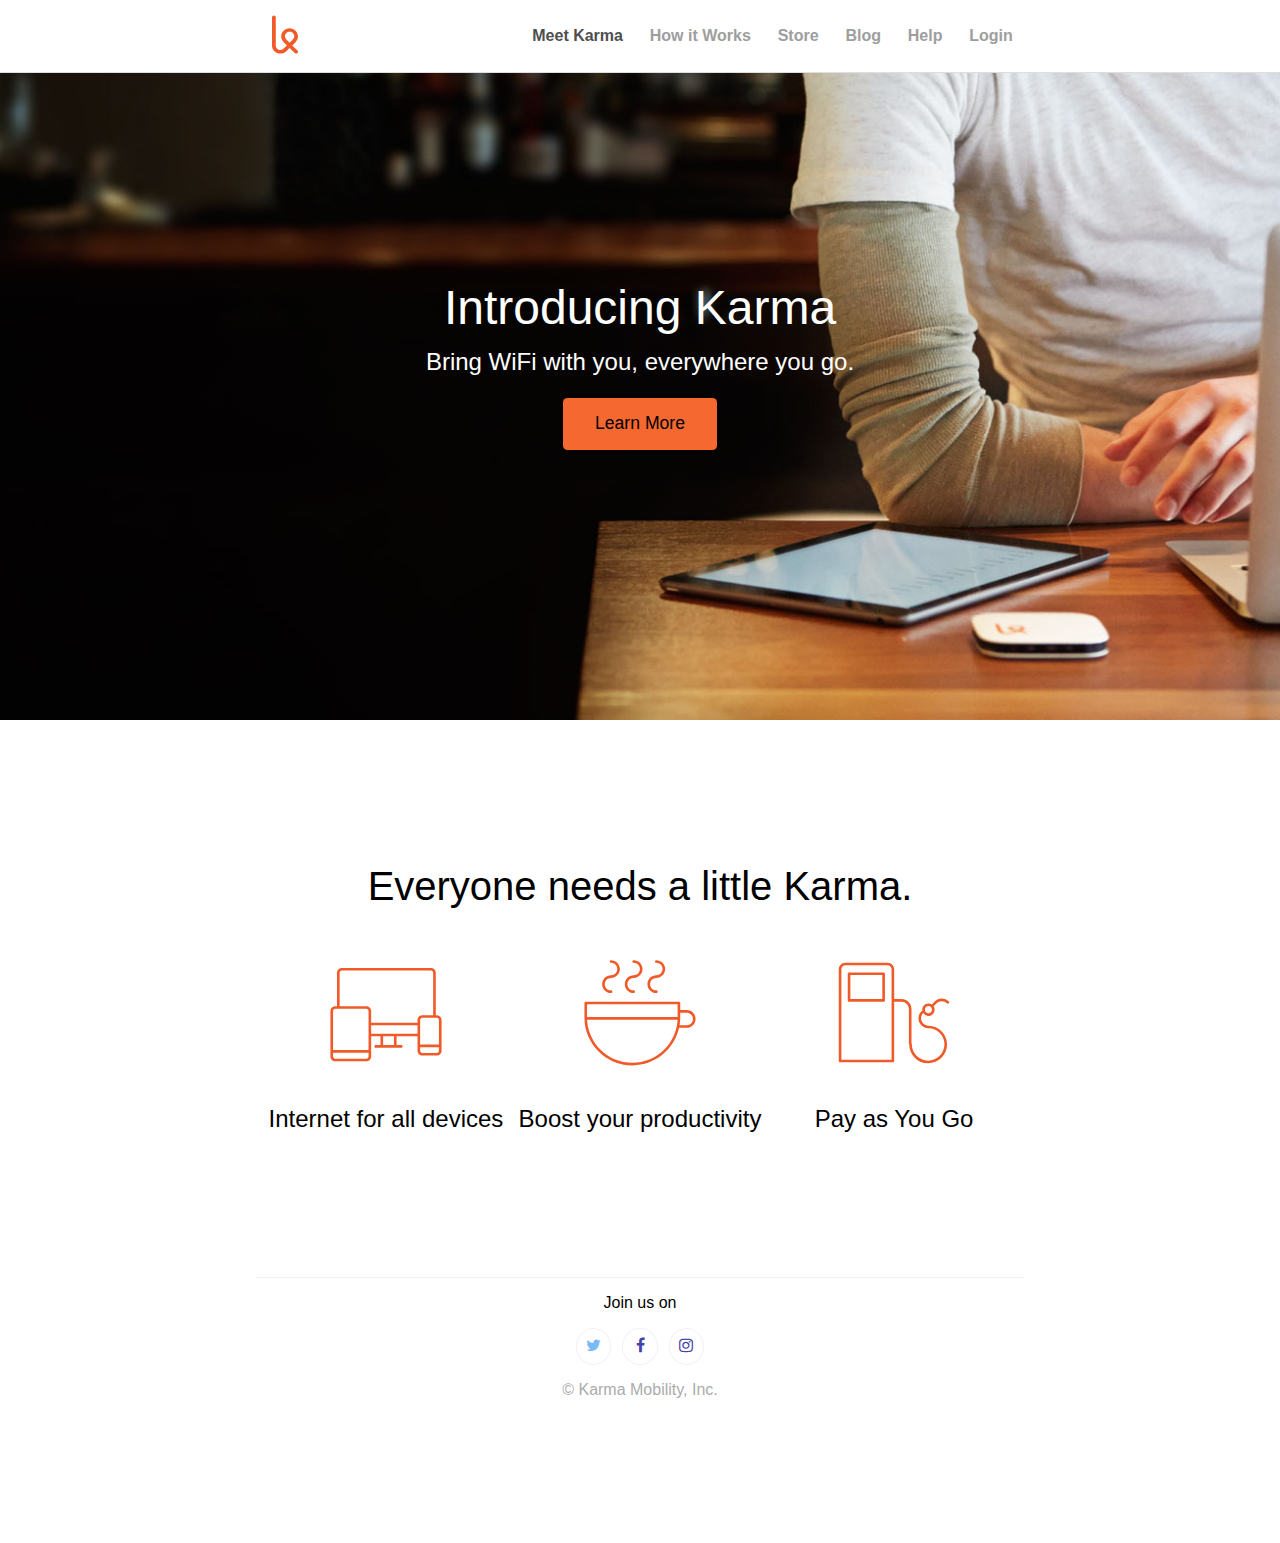
<file: index.html>
<!DOCTYPE html>
<html lang="en">
	<head>
		<meta charset="UTF-8">
		<!-- stylesheets -->
		<link rel="stylesheet" type="text/css" href="https://necolas.github.io/normalize.css/3.0.2/normalize.css" />
		<link rel="stylesheet" href="https://maxcdn.bootstrapcdn.com/font-awesome/4.4.0/css/font-awesome.min.css">
		<link rel="stylesheet" type="text/css" href="./css/style.css" />
		<!-- title and favIcon -->
		<link rel="shortcut icon" type="image/x-icon" href="favicon.ico" />
		<title>Karma</title>
	</head>
	<body>
		<!-- Create the navigation bar for the webpage -->
		<nav>
			<div class="nav-container">
				<div class="nav-logo">
					<!-- logo for Karma -->
					<img src="./css/images/karma-logo.svg" alt="Karma's logo">
				</div>
				<div class="nav-links">
					<!-- navigation links for the webpage -->
					<ul>
						<li><a href='' class="nav-links-color">Meet Karma</a></li>
						<li><a href=''>How it Works</a></li>
						<li><a href=''>Store</a></li>
						<li><a href=''>Blog</a></li>
						<li><a href=''>Help</a></li>
						<li><a href=''>Login</a></li>
					</ul>
				</div>
			<div>
		</nav>
		<!-- Create first section of the webpage that features a background, texts, and a button -->
		<section class="first-section">
			<div class="first-section-container">
				<p>Introducing Karma</p>
				<p>Bring WiFi with you, everywhere you go.</p>
				<button>Learn More</button>
			</div>
		</section>
		<!-- Create second section of the webpage that features three icons -->
		<section class="second-section">
			<p class="second-section-font-large">Everyone needs a little Karma.</p>
			<div class="devices-section">
				<img src="./css/images/icon-devices.svg" alt="Image of devices">
				<p class="second-section-font-small">Internet for all devices</p>
			</div>
			<div class="coffee-section">
				<img src="./css/images/icon-coffee.svg" alt="Image of coffee" >
				<p class="second-section-font-small">Boost your productivity</p>
			</div>
			<div class="mobile-section">
				<img src="./css/images/icon-refill.svg" alt="Image of mobile device">
				<p class="second-section-font-small">Pay as You Go</p>
			</div>
		</section>
		<!-- Create footer that contains icons for socializing -->
		<footer class="social">
			<p>Join us on</p>
			<div class="icons-social">
				<i class="fa fa-twitter icon-color1"> </i>
				<i class="fa fa-facebook icon-color2"> </i>
				<i class="fa fa-instagram icon-color2"> </i>
			</div>
			<p>&copy; Karma Mobility, Inc.</p>
		</footer>
	</body>
</html>
</file>
<file: css/style.css>
/* delete margins and paddings from any element and set the body font family */
* {margin: 0em; padding: 0em;} 
body {font-family: Arial, sans-serif;}

/***************************************** Navigation Bar **********************************************/
/* Set properties for navigation bar. */
nav{ 
	position: fixed; /* set the navigation bar so it does not move  when scrolling vertically */
	top: 0em; /* set the navigation bar at the very top of the page */
	width: 100%; /* set the navigation bar to spread a certain percentage */
	height: 4.5em; /* set the height of the navigation bar */
	background-color: #FFFFFF; /* set background to white */
	text-align: center; 
	border-bottom: 1px solid #DEDEDE; /* add a light grayish border to the bottom */
	z-index: 10; /* ensure the that other elements don't cover up navigation bar */ 
}
div.nav-container {
	width: 60%; 
	margin-left: auto; 
	margin-right: auto; 
	min-width: 38em; 
}
/* Set properties for Karma's logo. */
.nav-logo {
	float: left;
	padding: 0.8em 0em;
}
.nav-logo img {
	height:2.7em;
	width: 1.6em;
	margin: 0em 1em; 
}
/* Set properties for navigation links. */
.nav-links {
	float: right;
	padding: 1.7em 0em; 
}
/* Set properties for links on navigation bar so that they are all on the same line. */
ul li{display: inline-block;}
/* Set properties of the "a" elements. */ 
a {
	text-decoration: none; /* get rid of the underlining */
	color: #868686; /* a light gray color */ 
	font-weight: bold; 
	font-size: 1em;  
	opacity: 0.8;
	margin: 0 0.7em; /* get some horizontal space between the "a" elements */
}
/* overide the previous selector so that the first "a" element is of different color */ 
a.nav-links-color {color: #232222; }
/* Set all "a" elements to change their opacity when hovered upon. */
.nav-links li a:hover {opacity: 1}
/* Set Karma's logo and navigation links on the same line and vertically centered on the navigation bar*/


/*********************************** First Section ********************************/
.first-section {
	/* set the height and width of this class */
	width: 100%;
	height: 45em; 	
	/* Set the background image and have it scale the area created by height and width; in addition,
		the background image should not repeat. */
	background-image: url("./images/first-background.jpg");
	background-repeat: no-repeat;
	background-size: cover;
	background-position: center center; /* center the horizontal and vertical positions of the background image */
}
.first-section-container {
	padding-top: 17em; /* push the text and buttons further downward*/
	text-align: center; /* center all text and inline elements */
	min-width: 30em; /* keep width from becoming too small and squeezing the texts */
	color: white; /* color all text white */ 
}
/* styling the texts that lies on the background image */
.first-section p:first-child{font-size: 3em; }
.first-section p:nth-child(2){font-size: 1.5em;}
.first-section p {line-height: 1.5em;}
/* give shape, color, and spacing to the button */ 
button {
	font-size: 1.1em; 
	background-color: #F56830; /* an orange-like color */
	border-radius: 0.25em; /* round the colors slightly */ 
	border: none; 
	padding: 0.9em 1.8em; 
	margin-top: 1em; 
}
/* change color of button when hovered on */ 
button:hover {
	background-color: #CE4007; 
}


/********************************** Second Section **********************************/
.second-section {
	/* center .second-section and place vertical space between the footer and the background of the .first-section*/ 
	width: 60%;
	margin: 0em auto; 	
	padding: 9em 0em; 
	min-width: 34em; 
	/* center all text within .second-section */ 
	text-align: center; 
	/* add bottom solid border */
	border-bottom: 1px solid #F3F0F0; 
}
.devices-section, 
.coffee-section, 
.mobile-section {
	/* add all on the same line */
	display: inline-block; 
	/* set width of the subsections */
	width: 32.5%; 
	vertical-align: top; /* set to be at the top of .second-section */
}
.second-section img {
	height: 7em; /* set height of image icons */ 
	width: 7em; /* set width of image icons */
	margin-top: 3em; /* place distance between text above the images and the images themselves */
	margin-bottom: 2em; /* place distance between image icons and text under each image */
}
/* set font sizes for the paragraph elements in .second-section */ 
.second-section-font-large {font-size: 2.5em;}
.second-section-font-small {font-size: 1.5em;}


/********************************************* Footer  *************************************/
footer {
	/* align icons and texts to be in the center of the page */
	text-align: center; 
	padding-top: 1em; 
	/* create distance from bottom of footer to the webpage */
	margin-bottom: 9em; 
}
.icons-social { 
	/* place vertical space between the the social media icons and the paragraph elements */
	padding: 1em 0em; 
}
/* shape the social media icons */
.icons-social i {
	width: 1.1em;
	padding: 0.5em 0.5em 0.7em 0.5em;
	border: 1px solid #F3F0F0; 
	margin: 0em 0.2em; /* place some space between the icons */
	border-radius: 100% / 100%;
}
/* give color to the social media icons */
.icon-color1 {color: #79BAF7; }
.icon-color2 {color: #4343A9; }
/* select the 2nd p element in the footer and change its color and font family */
footer p:nth-child(3) { 
	color: #ABABAB;
	font-family: "Arial Narrow", sans-serif; 
}
</file>
